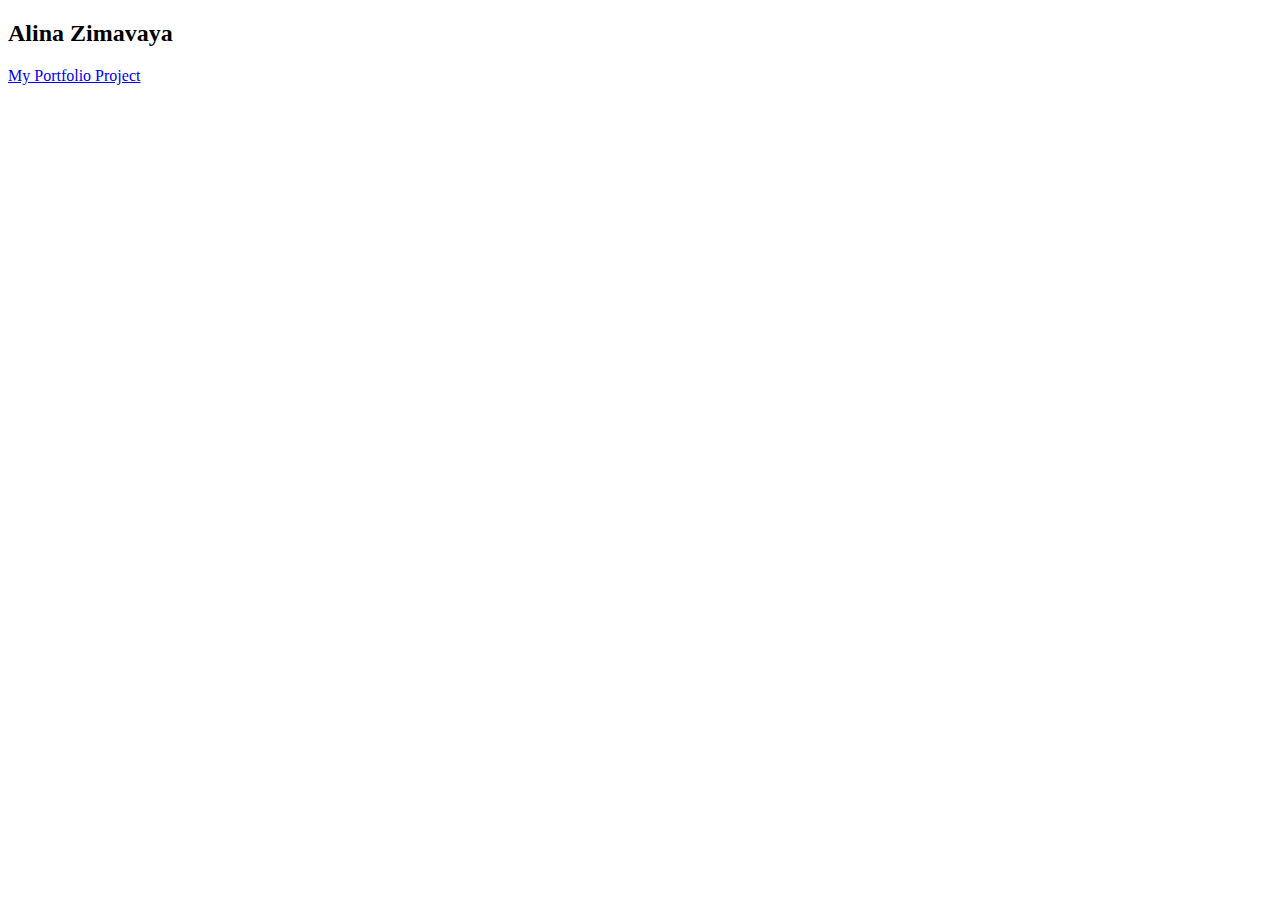
<file: index.html>
<!doctype html>
<html lang="en">
  <head>
    <meta charset="utf-8">
    <title> Zimavaya </title>  
  </head>
  <body>
  <h2>
    Alina Zimavaya
  </h2>
  <a href="https://azimavaya.github.io/portfolio/">My Portfolio Project</a>
  </body>  
</html>
</file>
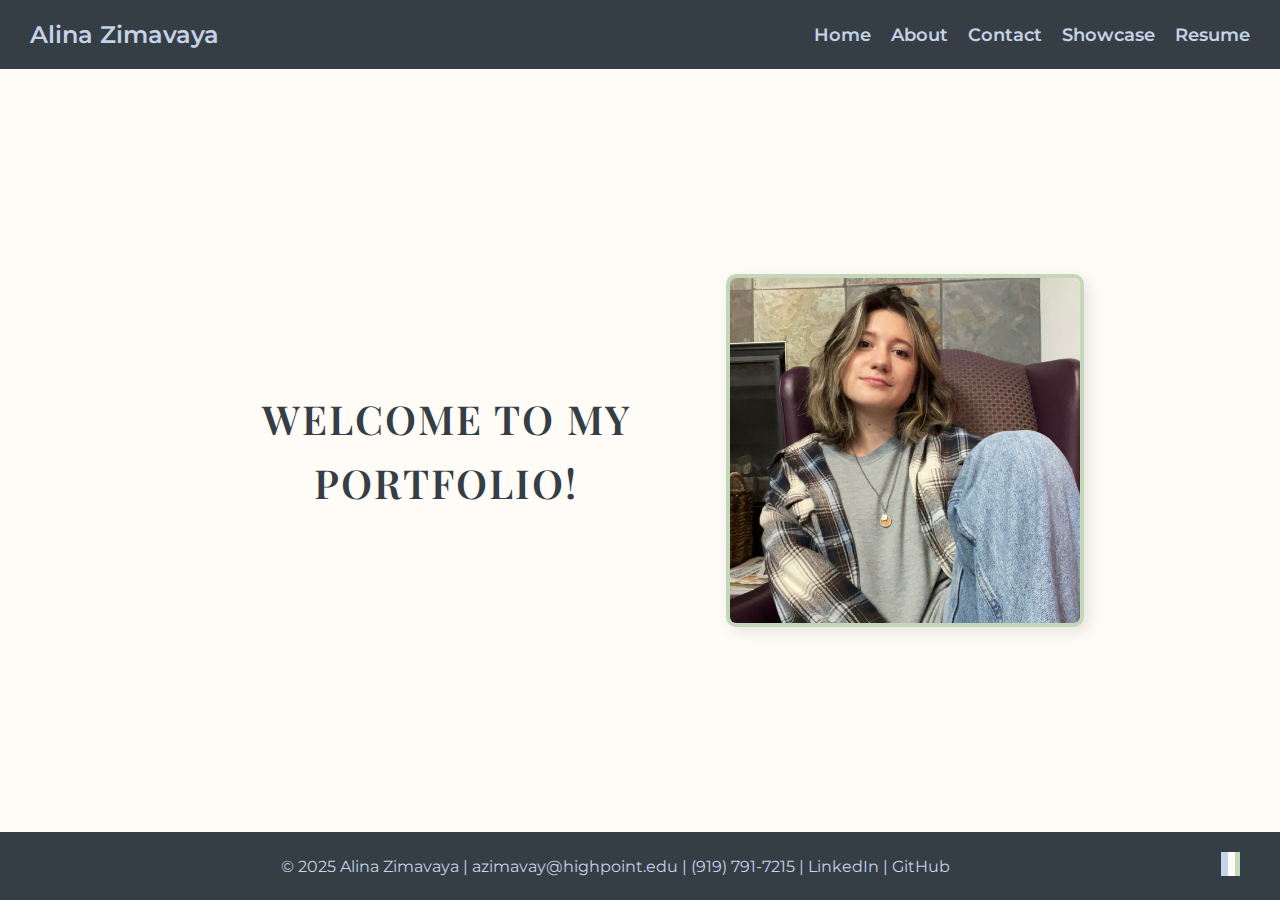
<file: portfolio/index.html>
<!DOCTYPE html>
<html lang="en">
<head>
    <meta charset="utf-8">
    <meta name="viewport" content="width=device-width, initial-scale=1.0">
    <title>Alina Zimavaya - Digital Portfolio </title>
    <link rel="icon" type="image/png" href="favicon.png">
    <script src="script.js" defer></script>
    <link rel="stylesheet" href="styles.css">
</head>
    
  <body>
    <div class="container home-container">
        <div class="text">
            <p>Welcome to my portfolio!</p>
        </div>
        <img src="IMG.JPG" alt="Alina Zimavaya" class="home-image">
    </div>

</body>
</html>
</file>
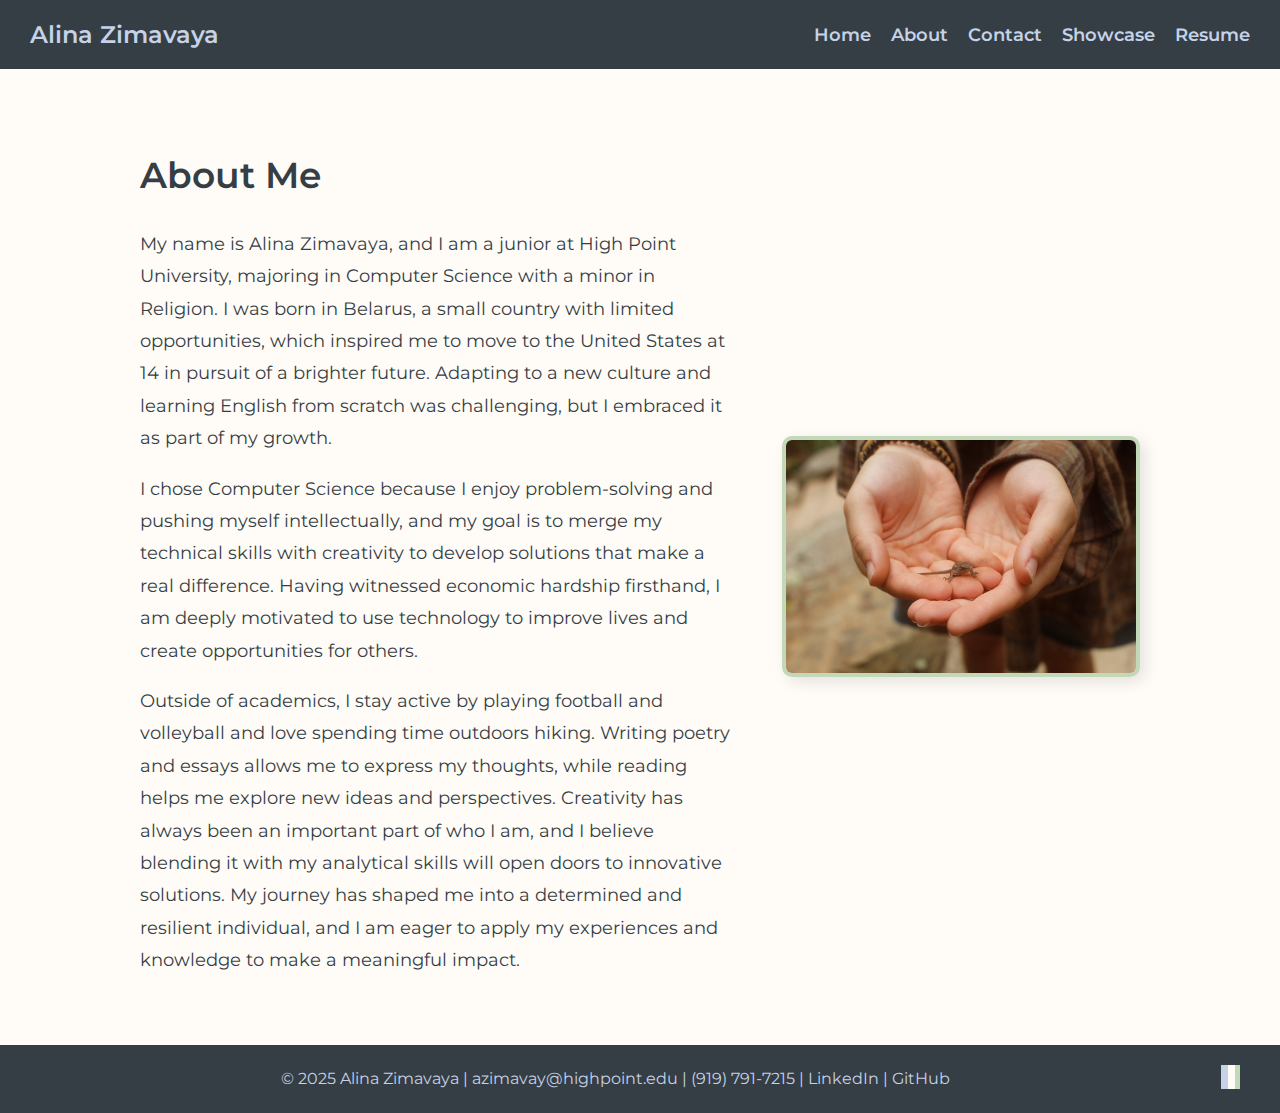
<file: portfolio/about.html>
<!DOCTYPE html>
<html lang="en">
<head>
    <meta charset="utf-8">
    <meta name="viewport" content="width=device-width, initial-scale=1.0">
    <title>About Me - Alina Zimavaya</title>
    <link rel="icon" type="image/png" href="favicon.png">
    <script src="script.js" defer></script>
    <link rel="stylesheet" href="styles.css">
</head>
<body>
    <div class="container about-container">
        <div class="about-content">
            <div class="about-text">
                <h1>About Me</h1>
                <p>My name is Alina Zimavaya, and I am a junior at High Point University, majoring in Computer Science with a minor in Religion. I was born in Belarus, a small country with limited opportunities, which inspired me to move to the United States at 14 in pursuit of a brighter future. Adapting to a new culture and learning English from scratch was challenging, but I embraced it as part of my growth.</p>
                <p>I chose Computer Science because I enjoy problem-solving and pushing myself intellectually, and my goal is to merge my technical skills with creativity to develop solutions that make a real difference. Having witnessed economic hardship firsthand, I am deeply motivated to use technology to improve lives and create opportunities for others.</p>
                <p>Outside of academics, I stay active by playing football and volleyball and love spending time outdoors hiking. Writing poetry and essays allows me to express my thoughts, while reading helps me explore new ideas and perspectives. Creativity has always been an important part of who I am, and I believe blending it with my analytical skills will open doors to innovative solutions. My journey has shaped me into a determined and resilient individual, and I am eager to apply my experiences and knowledge to make a meaningful impact.</p>
            </div>
            <img src="image3.jpg" alt="Alina Zimavaya" class="about-image">
        </div>
    </div>
   
</body>
</html>
</file>
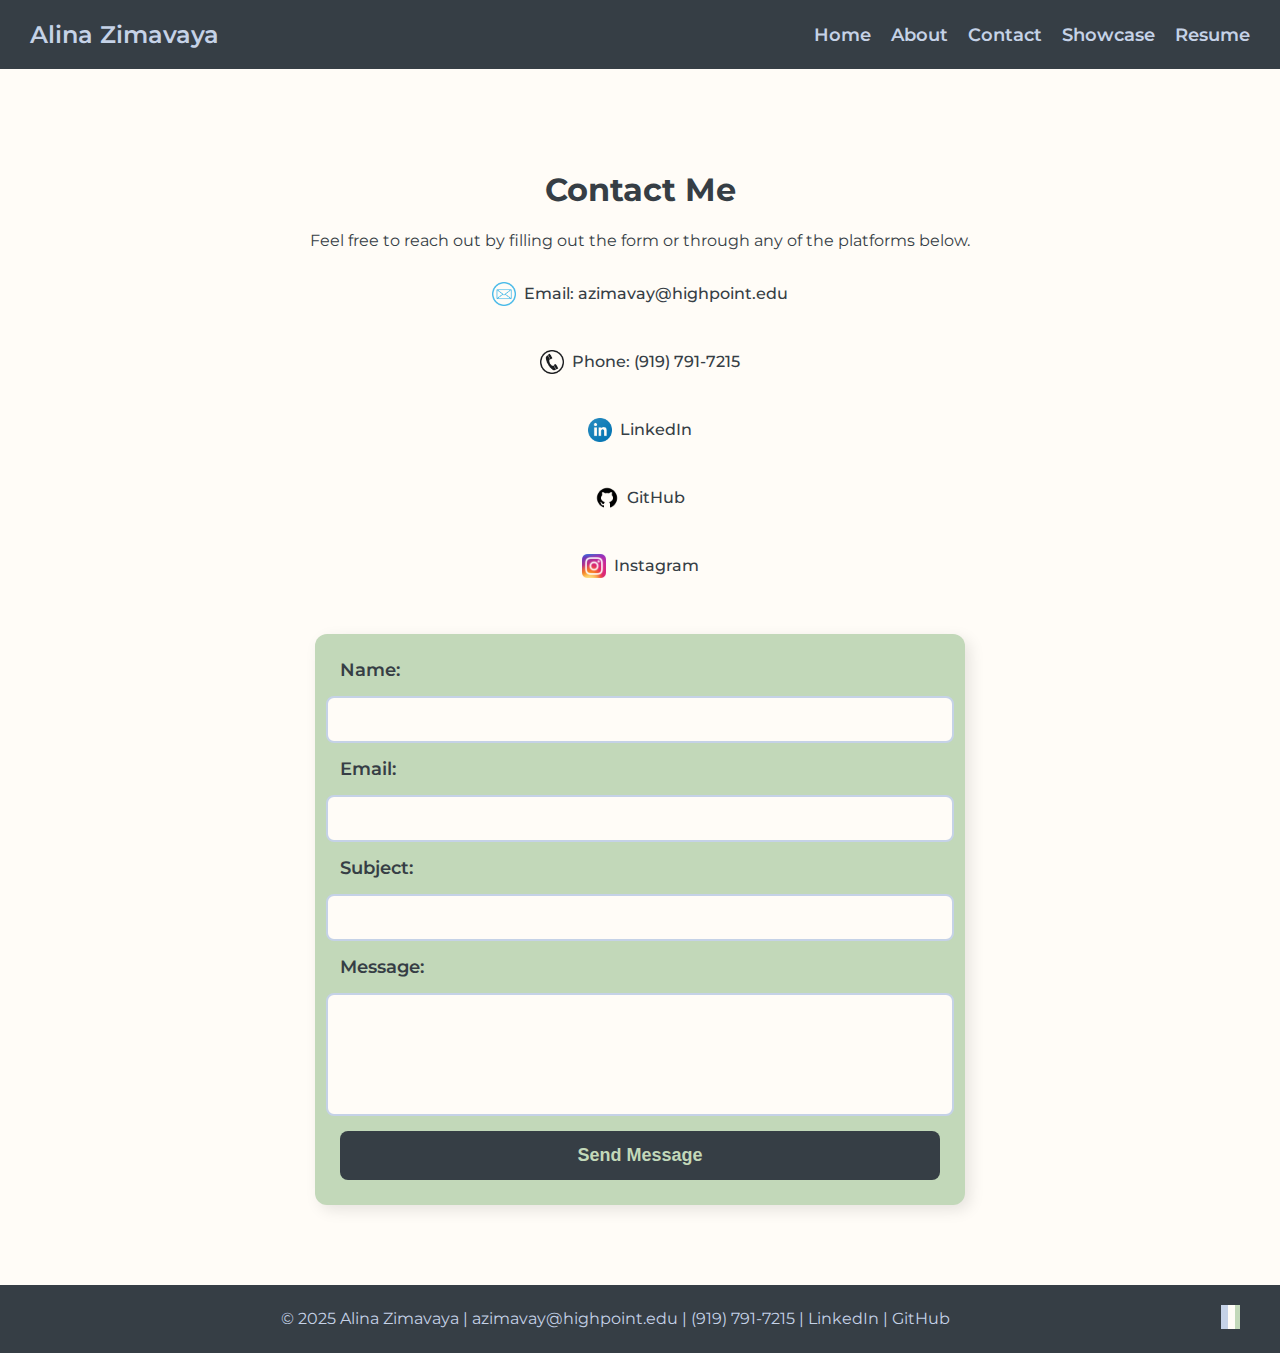
<file: portfolio/contact.html>
<!DOCTYPE html>
<html lang="en">
<head>
    <meta charset="utf-8">
    <meta name="viewport" content="width=device-width, initial-scale=1.0">
    <title>Contact Me - Alina Zimavaya</title>
    <link rel="icon" type="image/png" href="favicon.png">
    <script src="script.js" defer></script>
    <link rel="stylesheet" href="styles.css">
</head>
<body>
    <div class="container contact-container">
        <h1>Contact Me</h1>
        <p>Feel free to reach out by filling out the form or through any of the platforms below.</p>

        <div class="contact-links">
            <p><a href="mailto:azimavay@highpoint.edu"><img src="email.png" alt="Email Icon"> Email: azimavay@highpoint.edu</a></p>
            <p><a href="tel:+19197917215"><img src="phone.png" alt="Phone Icon"> Phone: (919) 791-7215</a></p>
            <p><a href="https://linkedin.com/in/alina-zimavaya-8977bb293" target="_blank"><img src="linked.png" alt="LinkedIn Icon"> LinkedIn</a></p>
            <p><a href="https://github.com/azimavaya" target="_blank"><img src="github.png" alt="GitHub Icon"> GitHub</a></p>
            <p><a href="https://www.instagram.com/zima_alya/?next=%2F" target="_blank"><img src="insta.png" alt="Instagram Icon"> Instagram</a></p>
        </div>
        <form class="contact-form" action="mailto:azimavay@highpoint.edu" method="post" enctype="text/plain">
                <label for="name">Name:</label>
                <input type="text" id="name" name="name" required>
            
                <label for="email">Email:</label>
                <input type="email" id="email" name="email" required>
            
                <label for="subject">Subject:</label>
                <input type="text" id="subject" name="subject" required>
            
                <label for="message">Message:</label>
                <textarea id="message" name="message" rows="5" required></textarea>
            
                <button type="submit">Send Message</button>
            </form>
    </div>
    
</body>
</html>
</file>
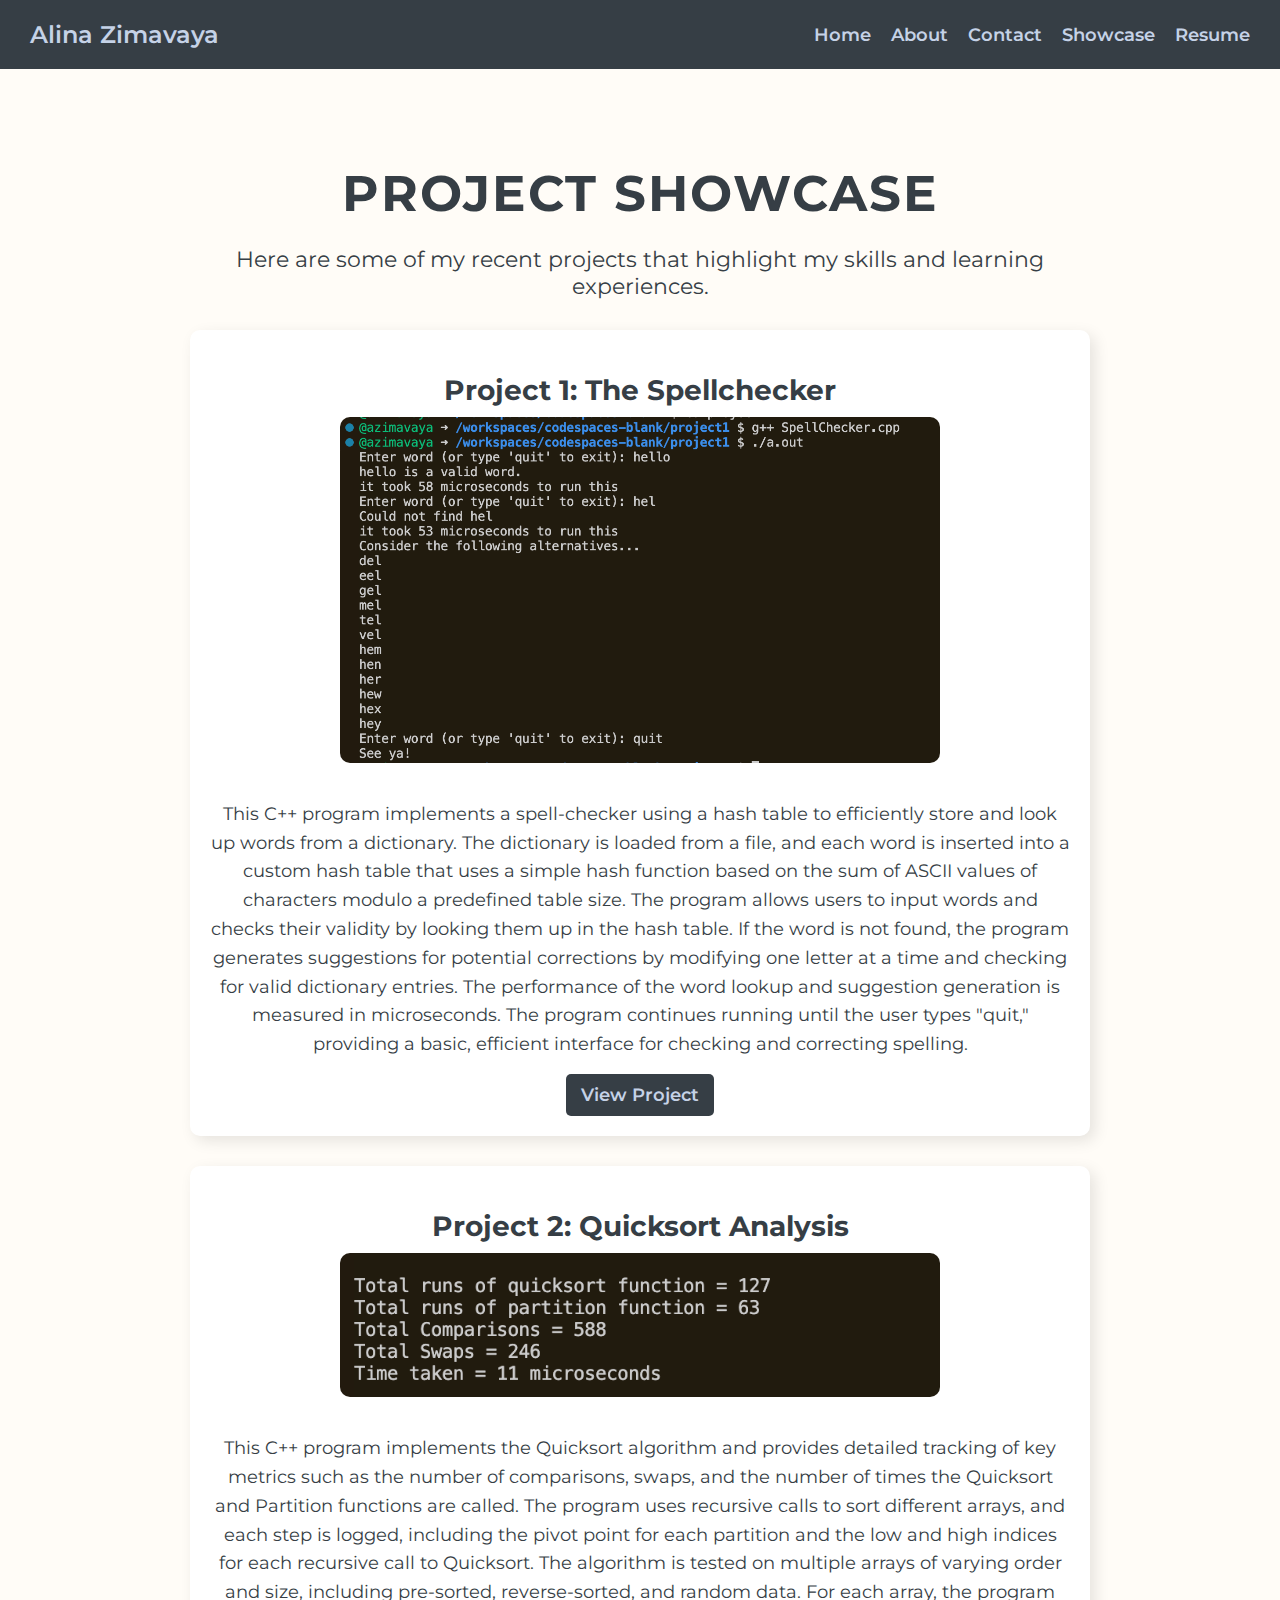
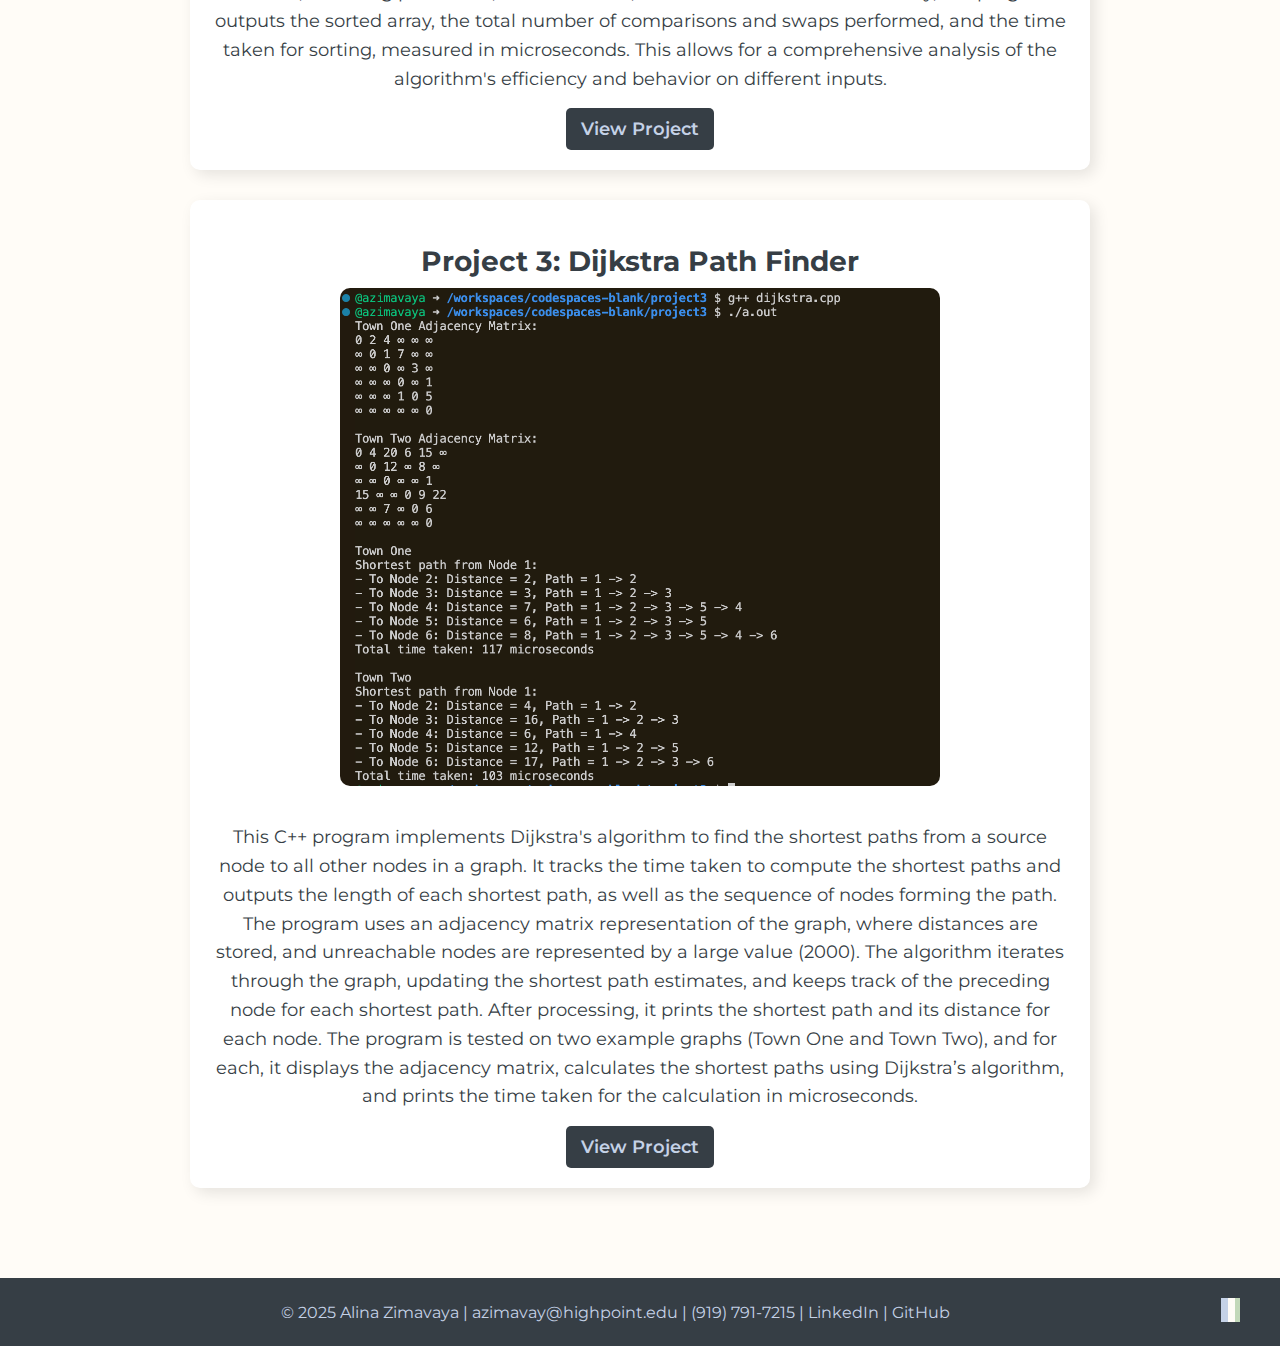
<file: portfolio/projects.html>
<!DOCTYPE html>
<html lang="en">
<head>
    <meta charset="utf-8">
    <meta name="viewport" content="width=device-width, initial-scale=1.0">
    <title>Showcase - Alina Zimavaya</title>
    <link rel="icon" type="image/png" href="favicon.png">
    <script src="script.js" defer></script>
    <link rel="stylesheet" href="styles.css">
</head>
<body>
    <div class="container showcase-container">
        <h1 class="showcase-title">Project Showcase</h1>
        <p class="showcase-description">Here are some of my recent projects that highlight my skills and learning experiences.</p>
        
        <div class="project">
            <h2>Project 1: The Spellchecker</h2>
            <img src="spellchecker.png" alt="Project 1" class="project-image">
            <p class="project-description">This C++ program implements a spell-checker using a hash table to efficiently store and look up words from a dictionary. The dictionary is loaded from a file, and each word is inserted into a custom hash table that uses a simple hash function based on the sum of ASCII values of characters modulo a predefined table size. The program allows users to input words and checks their validity by looking them up in the hash table. If the word is not found, the program generates suggestions for potential corrections by modifying one letter at a time and checking for valid dictionary entries. The performance of the word lookup and suggestion generation is measured in microseconds. The program continues running until the user types "quit," providing a basic, efficient interface for checking and correcting spelling.</p>
            <a href="https://fictional-journey-v67x6rrr79phxrjx.github.dev/" target="_blank" class="project-link">View Project</a>
        </div>

        <div class="project">
            <h2>Project 2: Quicksort Analysis</h2>
            <img src="quicksort.png" alt="Project 2" class="project-image">
            <p class="project-description">This C++ program implements the Quicksort algorithm and provides detailed tracking of key metrics such as the number of comparisons, swaps, and the number of times the Quicksort and Partition functions are called. The program uses recursive calls to sort different arrays, and each step is logged, including the pivot point for each partition and the low and high indices for each recursive call to Quicksort. The algorithm is tested on multiple arrays of varying order and size, including pre-sorted, reverse-sorted, and random data. For each array, the program outputs the sorted array, the total number of comparisons and swaps performed, and the time taken for sorting, measured in microseconds. This allows for a comprehensive analysis of the algorithm's efficiency and behavior on different inputs.</p>
            <a href="https://fictional-journey-v67x6rrr79phxrjx.github.dev/" target="_blank" class="project-link">View Project</a>
        </div>

        <div class="project">
            <h2>Project 3: Dijkstra Path Finder</h2>
            <img src="dijkstra.png" alt="Project 3" class="project-image">
            <p class="project-description">This C++ program implements Dijkstra's algorithm to find the shortest paths from a source node to all other nodes in a graph. It tracks the time taken to compute the shortest paths and outputs the length of each shortest path, as well as the sequence of nodes forming the path. The program uses an adjacency matrix representation of the graph, where distances are stored, and unreachable nodes are represented by a large value (2000). The algorithm iterates through the graph, updating the shortest path estimates, and keeps track of the preceding node for each shortest path. After processing, it prints the shortest path and its distance for each node. The program is tested on two example graphs (Town One and Town Two), and for each, it displays the adjacency matrix, calculates the shortest paths using Dijkstra’s algorithm, and prints the time taken for the calculation in microseconds.</p>
            <a href="https://fictional-journey-v67x6rrr79phxrjx.github.dev/" target="_blank" class="project-link">View Project</a>
        </div>
    </div>
   
</body>
</html>
</file>
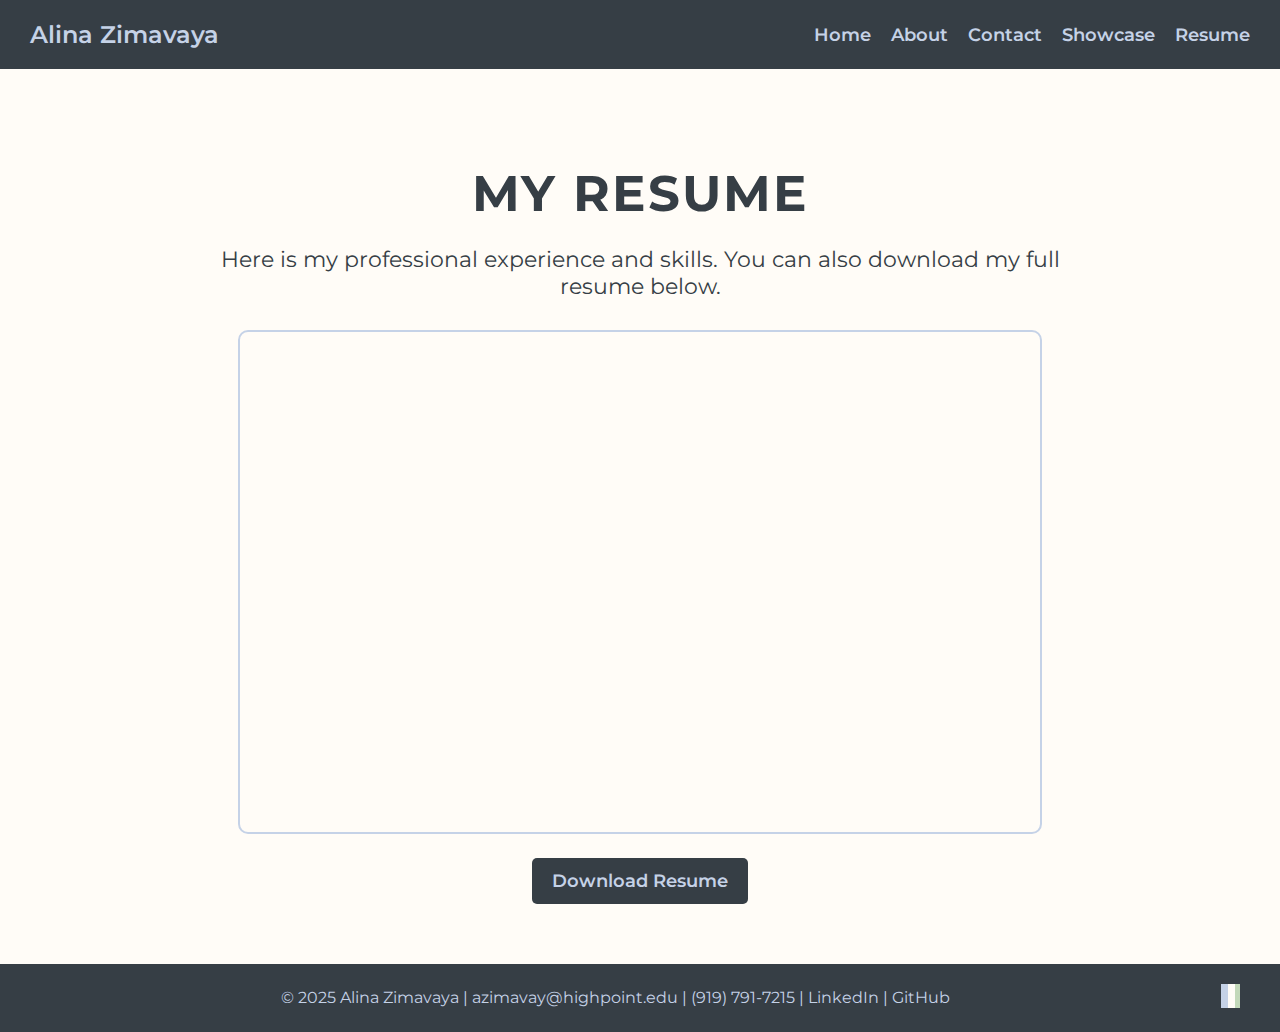
<file: portfolio/resume.html>
<!DOCTYPE html>
<html lang="en">
<head>
    <meta charset="utf-8">
    <meta name="viewport" content="width=device-width, initial-scale=1.0">
    <title>Resume - Alina Zimavaya</title>
    <link rel="icon" type="image/png" href="favicon.png">
    <script src="script.js" defer></script>
    <link rel="stylesheet" href="styles.css">
</head>
<body>
    <div class="container resume-container">
        <h1 class="resume-title">My Resume</h1>
        <p class="resume-description">Here is my professional experience and skills. You can also download my full resume below.</p>
        
        <div class="resume-content">
            <iframe src="resume.pdf" class="resume-pdf"></iframe>
            <a href="resume.pdf" download class="download-btn">Download Resume</a>
        </div>
    </div>
    
</body>
</html>
</file>
<file: portfolio/styles.css>
/* Import Google Font */
@import url('https://fonts.googleapis.com/css2?family=Montserrat:wght@300;400;600&family=Playfair+Display:wght@400;600&display=swap');

body {
    font-family: 'Montserrat', sans-serif;
    margin: 0;
    padding: 0;
    background-color: #FFFCF7;
    color: #363E45;
    display: flex;
    flex-direction: column;
    min-height: 100vh;
}

/* Navbar Styling */
header {
    background-color: #363E45;
    color: #C5D2E7;
    display: flex;
    justify-content: space-between;
    align-items: center;
    padding: 20px 30px;
    width: 100%;
    box-sizing: border-box;
}

header h3 {
    margin: 0;
    font-size: 24px;
    font-weight: 600;
}

nav ul {
    list-style-type: none;
    margin: 0;
    padding: 0;
    display: flex;
    gap: 20px;
}

nav ul li {
    display: inline;
}

nav ul li a {
    color: #C5D2E7;
    text-decoration: none;
    font-size: 18px;
    font-weight: 600;
    transition: color 0.3s ease-in-out;
}

nav ul li a:hover {
    color: #C2D8B9;
}

/* Home Page Styling */
.home-container {
    display: flex;
    justify-content: center;
    align-items: center;
    flex: 1;
    text-align: center;
    gap: 30px;
    padding: 20px;
    max-width: 1000px;
    margin: 0 auto;
}

.text {
    max-width: 500px;
}

.text p {
    font-size: 40px;
    line-height: 1.6;
    color: #363E45;
    font-weight: 600;
    font-family: 'Playfair Display', serif;
    text-transform: uppercase;
    letter-spacing: 2px;
}

.home-image {
    width: 350px;
    height: auto;
    border-radius: 10px;
    box-shadow: 5px 5px 15px rgba(0, 0, 0, 0.1);
    border: 4px solid #C2D8B9;
}

/* About Page Layout */
.about-container {
    display: flex;
    justify-content: center;
    align-items: center;
    text-align: left;
    padding: 50px 20px;
    max-width: 1000px;
    margin: auto;
}

.about-content {
    display: flex;
    align-items: center;
    gap: 50px;
    flex-wrap: wrap;
}

.about-text {
    font-size: 18px;
    line-height: 1.8;
    color: #363E45;
    max-width: 600px;
    flex: 1;
}

.about-text h1 {
    font-size: 36px;
    font-weight: 600;
    color: #363E45;
    margin-bottom: 20px;
}

.about-image {
    width: 350px;
    height: auto;
    border-radius: 10px;
    box-shadow: 5px 5px 15px rgba(0, 0, 0, 0.1);
    border: 4px solid #C2D8B9;
    flex-shrink: 0;
}

/* Contact Page Styling */
.contact-container {
    text-align: center;
    padding: 80px 20px;
    max-width: 900px;
    margin: auto;
}

.contact-title {
    font-size: 50px;
    font-weight: 700;
    color: #363E45;
    margin-bottom: 15px; 
    text-transform: uppercase;
    letter-spacing: 2px;
}

.contact-description {
    font-size: 22px;
    font-weight: 400;
    color: #363E45;
    margin-bottom: 30px;
}

.contact-links {
    display: flex;
    flex-direction: column;
    align-items: center;
    gap: 12px;
    width: 100%;
    margin-bottom: 40px;
}

.contact-links p {
    font-size: 16px;
    display: flex;
    align-items: center;
    gap: 4px;
}

.contact-links a {
    color: #363E45;
    text-decoration: none;
    font-weight: 500;
    display: flex;
    align-items: center;
    gap: 8px;
    transition: color 0.3s ease-in-out;
    font-size: 16px;
}

.contact-links a:hover {
    color: #C2D8B9;
}

.contact-links img {
    width: 24px;
    height: 24px;
}

.contact-form {
    display: flex;
    flex-direction: column;
    align-items: center;
    gap: 15px;
    background-color: #C2D8B9;
    padding: 25px;
    border-radius: 12px;
    box-shadow: 5px 5px 15px rgba(0, 0, 0, 0.1);
    width: 100%;
    max-width: 600px;
    margin: auto;
}

.contact-form label {
    font-size: 18px;
    font-weight: 600;
    color: #363E45;
    align-self: flex-start;
}

.contact-form input, .contact-form textarea {
    width: 100%;
    padding: 12px;
    font-size: 16px;
    border: 2px solid #C5D2E7;
    border-radius: 8px;
    outline: none;
    font-family: 'Montserrat', sans-serif;
    background-color: #FFFCF7;
}

.contact-form textarea {
    resize: none;
}

.contact-form button {
    background-color: #363E45;
    color: #C2D8B9;
    padding: 14px 22px;
    font-size: 18px;
    font-weight: 600;
    border: none;
    border-radius: 8px;
    cursor: pointer;
    transition: background-color 0.3s ease-in-out;
    width: 100%;
}

.contact-form button:hover {
    background-color: #C2D8B9;
    color: #363E45;
}

/* Resume Page Styling */
.resume-container {
    text-align: center;
    padding: 60px 20px;
    max-width: 900px;
    margin: auto;
}

.resume-title {
    font-size: 50px;
    font-weight: 700;
    color: #363E45;
    margin-bottom: 15px;
    text-transform: uppercase;
    letter-spacing: 2px;
}

.resume-description {
    font-size: 22px;
    font-weight: 400;
    color: #363E45;
    margin-bottom: 30px;
}

.resume-content {
    display: block;
    text-align: center;
    width: 100%;
}

.resume-pdf {
    width: 100%;
    max-width: 800px;
    height: 500px;
    border: 2px solid #C5D2E7;
    border-radius: 10px;
    margin: auto;
}

.download-btn {
    background-color: #363E45;
    color: #C5D2E7;
    padding: 12px 20px;
    text-decoration: none;
    font-size: 18px;
    font-weight: 600;
    border-radius: 5px;
    transition: background-color 0.3s ease-in-out;
    display: inline-block;
    margin-top: 20px;
}

.download-btn:hover {
    background-color: #C2D8B9;
    color: #363E45;
}


/* Showcase Page Styling */
.showcase-container {
    text-align: center;
    padding: 60px 20px;
    max-width: 900px;
    margin: auto;
}

.showcase-title {
    font-size: 50px;
    font-weight: 700;
    color: #363E45;
    margin-bottom: 15px;
    text-transform: uppercase;
    letter-spacing: 2px;
}

.showcase-description {
    font-size: 22px;
    font-weight: 400;
    color: #363E45;
    margin-bottom: 30px;
}

.project {
    background-color: #fff;
    padding: 20px;
    margin-bottom: 30px;
    border-radius: 10px;
    box-shadow: 5px 5px 15px rgba(0, 0, 0, 0.1);
    text-align: center;
}

.project h2 {
    font-size: 28px;
    color: #363E45;
    margin-bottom: 10px;
}

.project-image {
    width: 100%;
    max-width: 600px;
    height: auto;
    border-radius: 10px;
    margin-bottom: 15px;
}

.project-description {
    font-size: 18px;
    color: #363E45;
    line-height: 1.6;
    margin-bottom: 15px;
}

.project-link {
    background-color: #363E45;
    color: #C5D2E7;
    padding: 10px 15px;
    text-decoration: none;
    font-size: 18px;
    font-weight: 600;
    border-radius: 5px;
    transition: background-color 0.3s ease-in-out;
    display: inline-block;
}

.project-link:hover {
    background-color: #C2D8B9;
    color: #363E45;
}


/* Footer Styling */
.footer {
    display: flex;
    justify-content: center;
    align-items: center;
    padding: 20px;
    background-color: #363E45;
    color: #C5D2E7;
    text-align: center;
    width: 100%;
    box-sizing: border-box;
}

.footer-content {
    display: flex;
    justify-content: space-between;
    align-items: center;
    width: 100%;
    max-width: 1200px;
    margin: auto;
}

.footer p {
    margin: 0;
    flex: 1;
    text-align: center;
}

.footer a {
    color: #C5D2E7;
    text-decoration: none;
    transition: color 0.3s ease-in-out;
}

.footer a:hover {
    color: #C2D8B9;
}

.footer-icon-container {
    display: flex;
    align-items: center;
    justify-content: flex-end;
    width: 50px;
}

.color-palette-link {
    display: inline-block;
}

.palette-icon {
    width: 24px;
    height: 24px;
    transition: opacity 0.3s ease-in-out;
}

.palette-icon:hover {
    opacity: 0.7;
}

/* Responsive Design */
@media (max-width: 768px) {
    /* Navbar - Stack Items */
    nav ul {
        flex-direction: column;
        align-items: center;
        gap: 10px;
    }

    /* Home Page */
    .home-container {
        flex-direction: column;
        text-align: center;
    }

    .home-image {
        width: 80%;
        max-width: 300px;
    }

    .text p {
        font-size: 30px;
    }

    /* About Page */
    .about-container {
        flex-direction: column;
        text-align: center;
        gap: 20px;
    }

    .about-text {
        max-width: 90%;
    }


    .about-image {
        width: 250px;
    }

    /* Contact Page */
    .contact-container {
        padding: 40px 15px;
    }

    .contact-title {
        font-size: 40px;
    }

    .contact-description {
        font-size: 18px;
    }

    .contact-links {
        gap: 8px;
    }

    .contact-links p {
        font-size: 14px;
    }

    .contact-form {
        width: 100%;
        padding: 20px;
    }

    /* Showcase Page */
    .showcase-container {
        padding: 40px 15px;
    }

    .project {
        padding: 15px;
    }

    .project h2 {
        font-size: 22px;
    }

    .project-image {
        width: 90%;
        max-width: 350px;
    }

    .project-description {
        font-size: 16px;
    }

    /* Footer */
    .footer {
        padding: 15px;
        font-size: 14px;
    }
}
</file>
